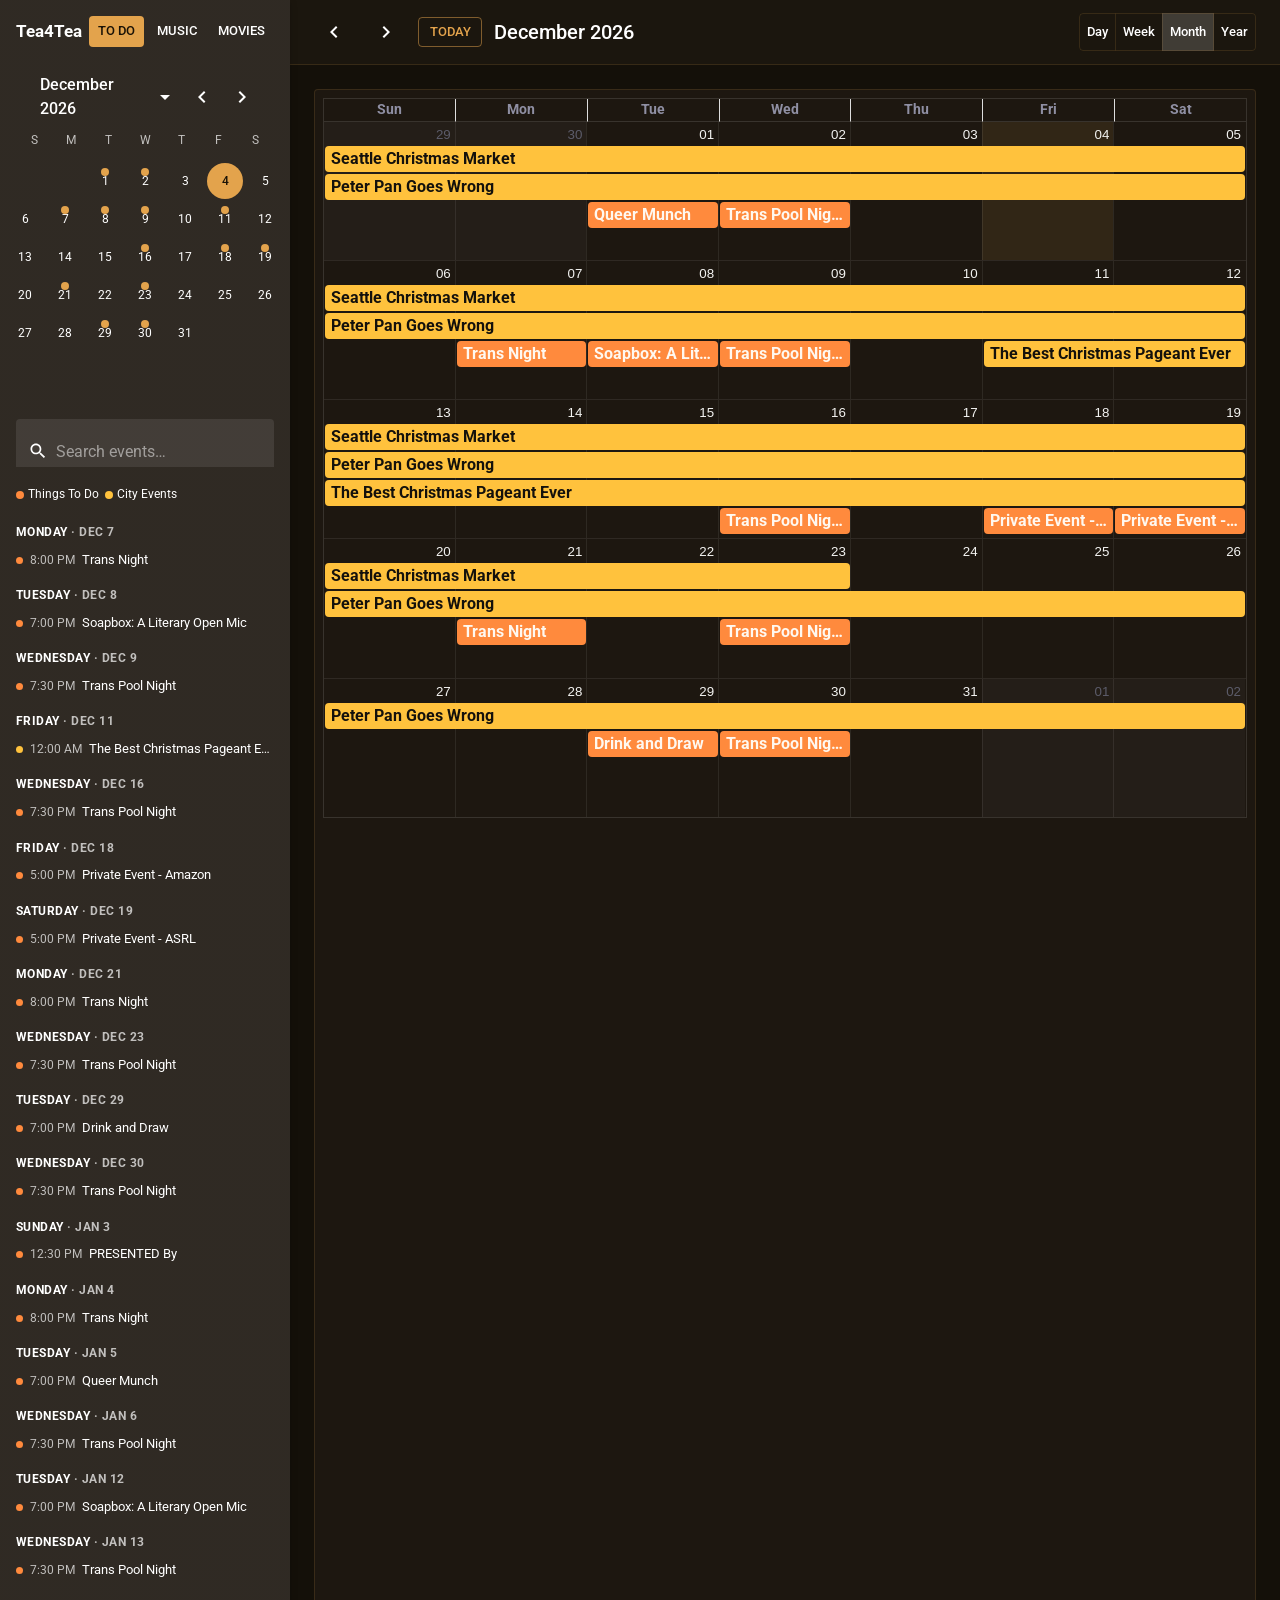
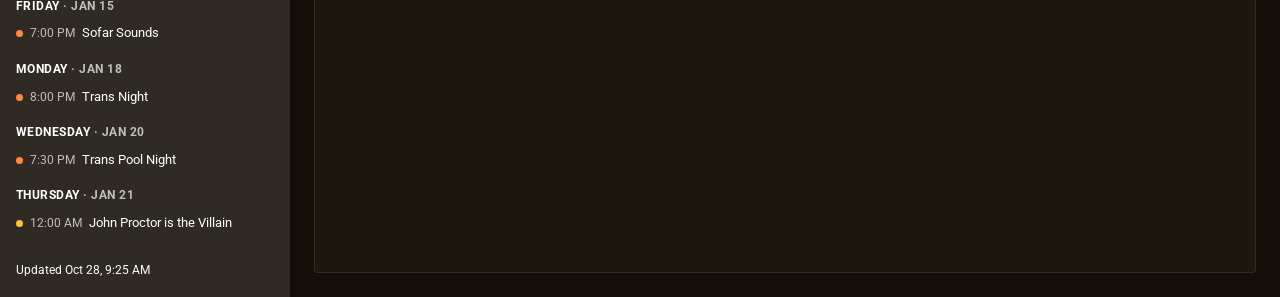
<file: index.html>
<!doctype html>
<html lang="en">
  <head>
    <meta charset="UTF-8" />
    <meta name="viewport" content="width=device-width, initial-scale=1.0" />
    <title>Tea4Tea Events</title>
    <script type="module" crossorigin src="/assets/main-D0Y644TR.js"></script>
    <link rel="modulepreload" crossorigin href="/assets/Root-CDqN8TWv.js">
    <link rel="stylesheet" crossorigin href="/assets/Root-DjnTw2kS.css">
  </head>
  <body>
    <div id="root"></div>
  </body>
</html>
</file>
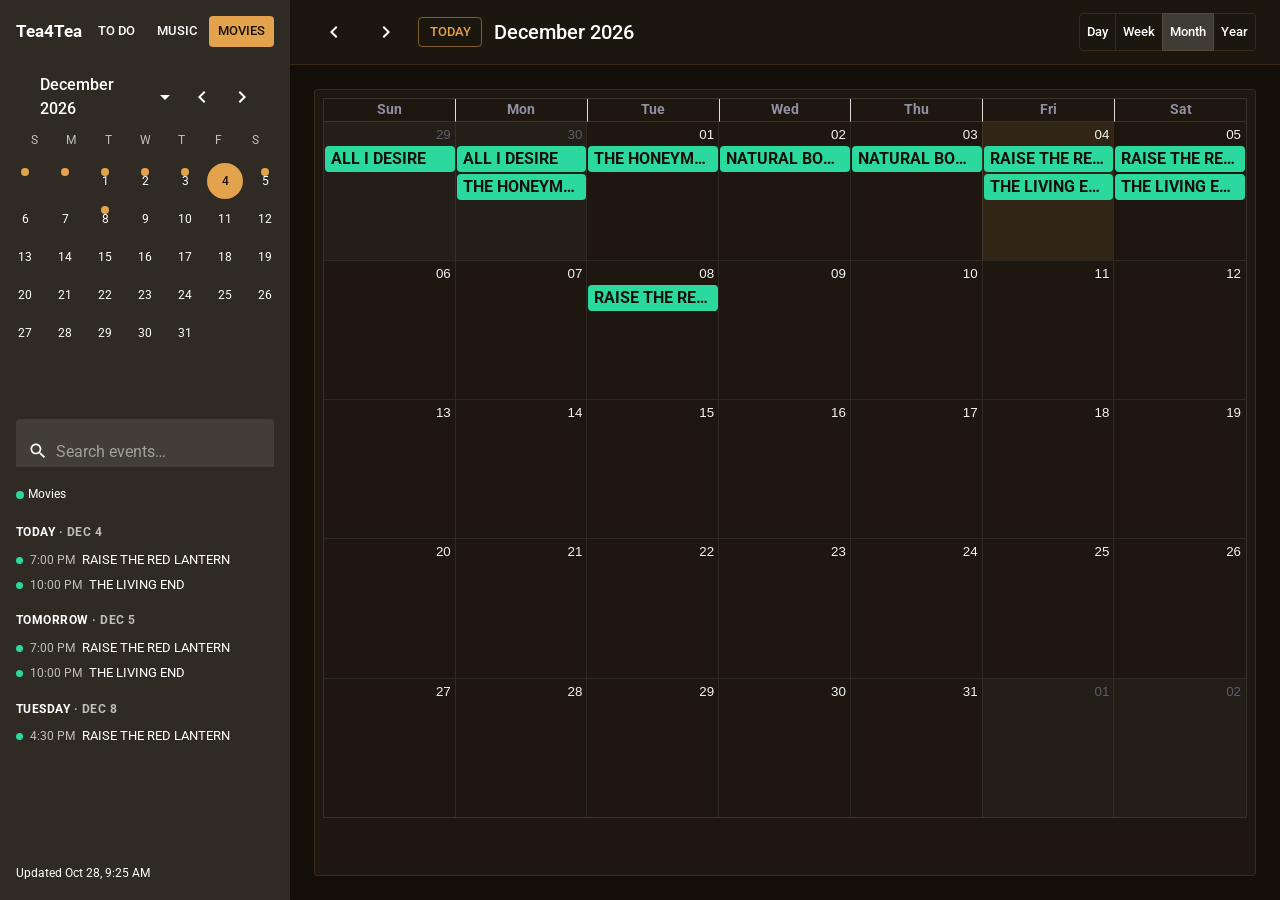
<file: movies.html>
<!doctype html>
<html lang="en">
  <head>
    <meta charset="UTF-8" />
    <meta name="viewport" content="width=device-width, initial-scale=1.0" />
    <title>Movies — Tea4Tea Events</title>
    <script type="module" crossorigin src="/assets/movies-DGJk0zDq.js"></script>
    <link rel="modulepreload" crossorigin href="/assets/Root-CDqN8TWv.js">
    <link rel="stylesheet" crossorigin href="/assets/Root-DjnTw2kS.css">
  </head>
  <body>
    <div id="root"></div>
  </body>
</html>
</file>
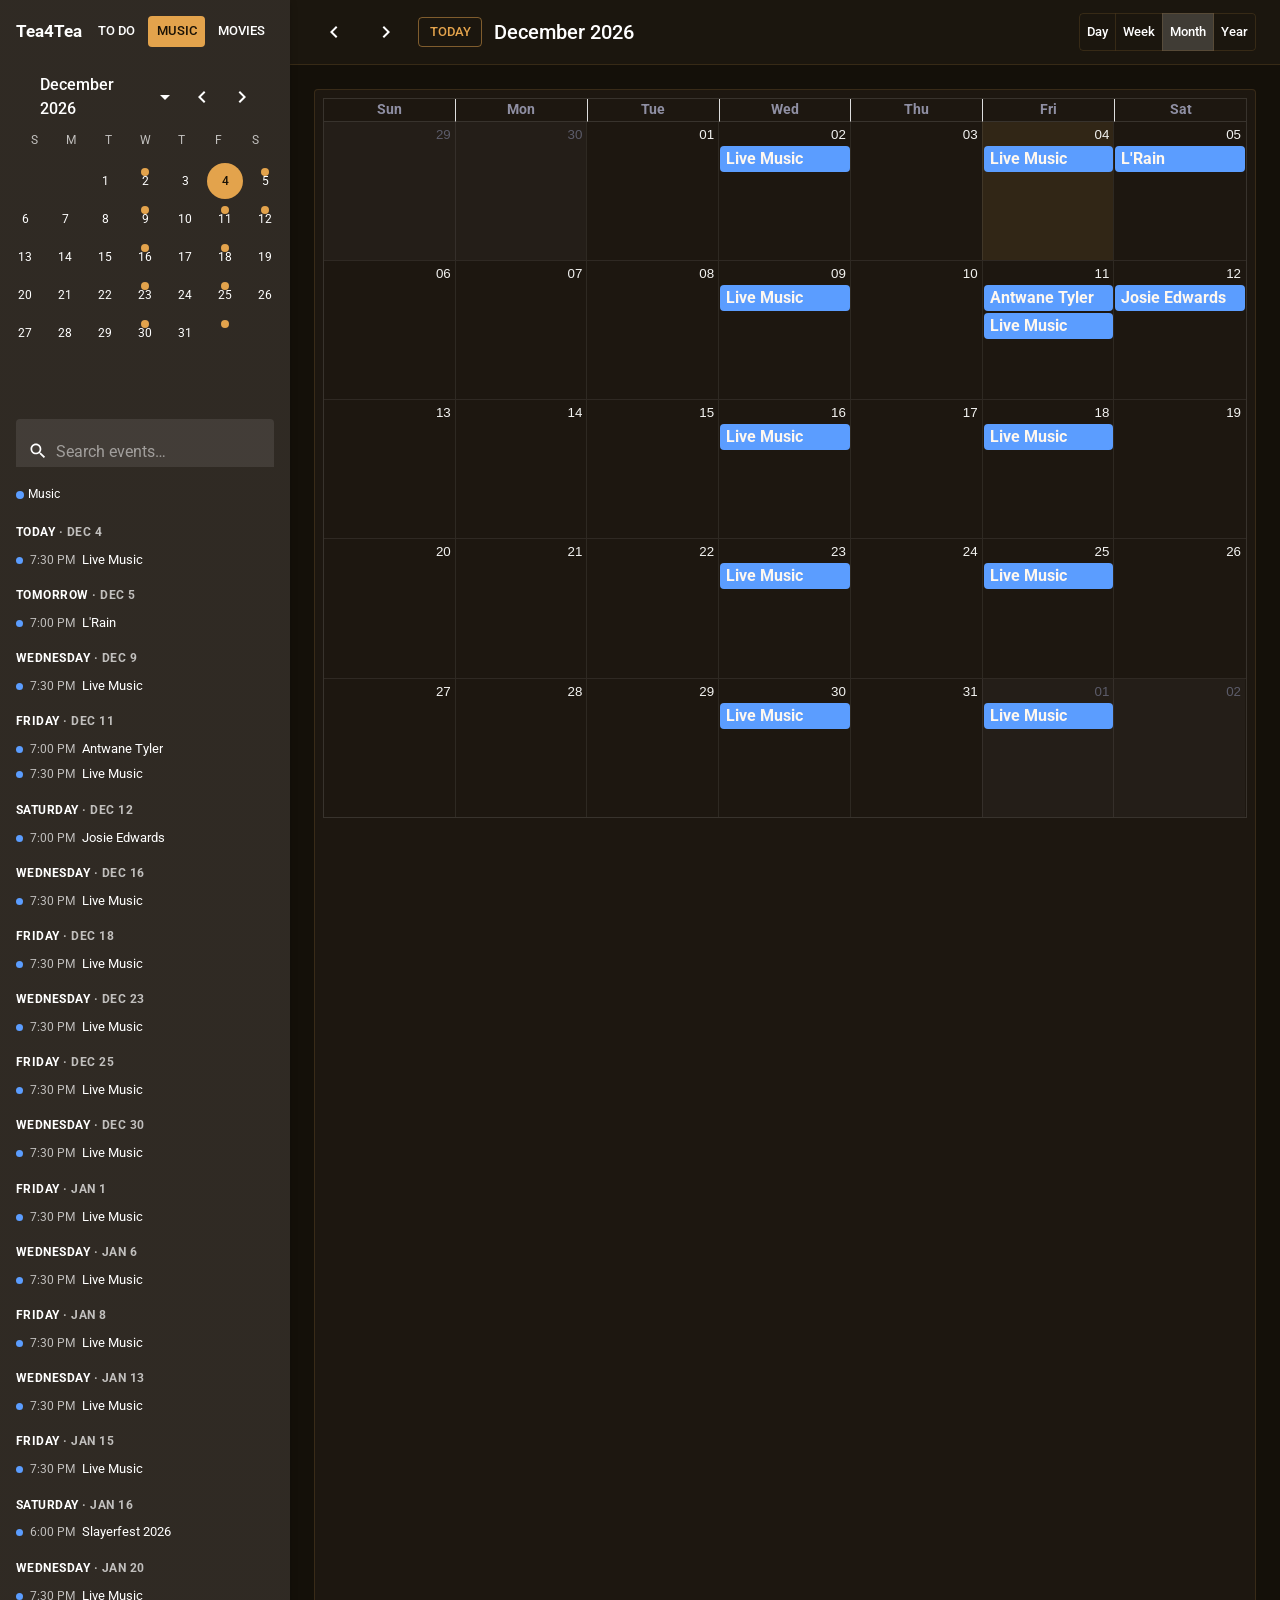
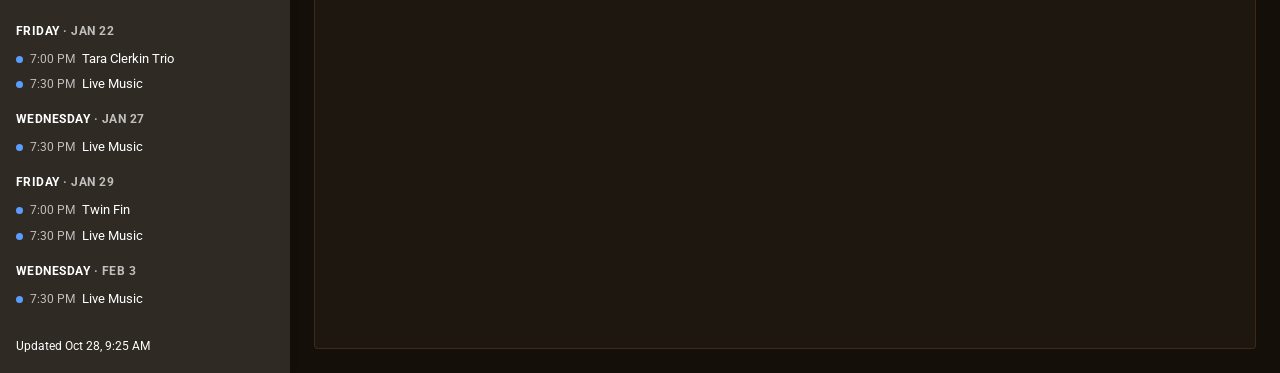
<file: music.html>
<!doctype html>
<html lang="en">
  <head>
    <meta charset="UTF-8" />
    <meta name="viewport" content="width=device-width, initial-scale=1.0" />
    <title>Music — Tea4Tea Events</title>
    <script type="module" crossorigin src="/assets/music-DNOjIAKl.js"></script>
    <link rel="modulepreload" crossorigin href="/assets/Root-CDqN8TWv.js">
    <link rel="stylesheet" crossorigin href="/assets/Root-DjnTw2kS.css">
  </head>
  <body>
    <div id="root"></div>
  </body>
</html>
</file>
<file: assets/Root-DjnTw2kS.css>
@font-face{font-family:Roboto;font-style:normal;font-display:swap;font-weight:300;src:url(/assets/roboto-cyrillic-ext-300-normal-DIxttMbC.woff2)format("woff2"),url(/assets/roboto-cyrillic-ext-300-normal-C0UYUNTV.woff)format("woff");unicode-range:U+460-52F,U+1C80-1C8A,U+20B4,U+2DE0-2DFF,U+A640-A69F,U+FE2E-FE2F}@font-face{font-family:Roboto;font-style:normal;font-display:swap;font-weight:300;src:url(/assets/roboto-cyrillic-300-normal-DzUz0kzv.woff2)format("woff2"),url(/assets/roboto-cyrillic-300-normal-D0x1uCa7.woff)format("woff");unicode-range:U+301,U+400-45F,U+490-491,U+4B0-4B1,U+2116}@font-face{font-family:Roboto;font-style:normal;font-display:swap;font-weight:300;src:url([data-uri])format("woff2"),url([data-uri])format("woff");unicode-range:U+1F??}@font-face{font-family:Roboto;font-style:normal;font-display:swap;font-weight:300;src:url(/assets/roboto-greek-300-normal-DJEM9B4Z.woff2)format("woff2"),url(/assets/roboto-greek-300-normal-xS8CB6LN.woff)format("woff");unicode-range:U+370-377,U+37A-37F,U+384-38A,U+38C,U+38E-3A1,U+3A3-3FF}@font-face{font-family:Roboto;font-style:normal;font-display:swap;font-weight:300;src:url(/assets/roboto-math-300-normal-5dF_7mZP.woff2)format("woff2"),url(/assets/roboto-math-300-normal-CkwMvXpj.woff)format("woff");unicode-range:U+302-303,U+305,U+307-308,U+310,U+312,U+315,U+31A,U+326-327,U+32C,U+32F-330,U+332-333,U+338,U+33A,U+346,U+34D,U+391-3A1,U+3A3-3A9,U+3B1-3C9,U+3D1,U+3D5-3D6,U+3F0-3F1,U+3F4-3F5,U+2016-2017,U+2034-2038,U+203C,U+2040,U+2043,U+2047,U+2050,U+2057,U+205F,U+2070-2071,U+2074-208E,U+2090-209C,U+20D0-20DC,U+20E1,U+20E5-20EF,U+2100-2112,U+2114-2115,U+2117-2121,U+2123-214F,U+2190,U+2192,U+2194-21AE,U+21B0-21E5,U+21F1-21F2,U+21F4-2211,U+2213-2214,U+2216-22FF,U+2308-230B,U+2310,U+2319,U+231C-2321,U+2336-237A,U+237C,U+2395,U+239B-23B7,U+23D0,U+23DC-23E1,U+2474-2475,U+25AF,U+25B3,U+25B7,U+25BD,U+25C1,U+25CA,U+25CC,U+25FB,U+266D-266F,U+27C0-27FF,U+2900-2AFF,U+2B0E-2B11,U+2B30-2B4C,U+2BFE,U+3030,U+FF5B,U+FF5D,U+1D400-1D7FF,U+1EE??}@font-face{font-family:Roboto;font-style:normal;font-display:swap;font-weight:300;src:url(/assets/roboto-symbols-300-normal-DDU7avhj.woff2)format("woff2"),url(/assets/roboto-symbols-300-normal-CBIeSvs3.woff)format("woff");unicode-range:U+1-C,U+E-1F,U+7F-9F,U+20DD-20E0,U+20E2-20E4,U+2150-218F,U+2190,U+2192,U+2194-2199,U+21AF,U+21E6-21F0,U+21F3,U+2218-2219,U+2299,U+22C4-22C6,U+2300-243F,U+2440-244A,U+2460-24FF,U+25A0-27BF,U+28??,U+2921-2922,U+2981,U+29BF,U+29EB,U+2B??,U+4DC0-4DFF,U+FFF9-FFFB,U+10140-1018E,U+10190-1019C,U+101A0,U+101D0-101FD,U+102E0-102FB,U+10E60-10E7E,U+1D2C0-1D2D3,U+1D2E0-1D37F,U+1F0??,U+1F100-1F1AD,U+1F1E6-1F1FF,U+1F30D-1F30F,U+1F315,U+1F31C,U+1F31E,U+1F320-1F32C,U+1F336,U+1F378,U+1F37D,U+1F382,U+1F393-1F39F,U+1F3A7-1F3A8,U+1F3AC-1F3AF,U+1F3C2,U+1F3C4-1F3C6,U+1F3CA-1F3CE,U+1F3D4-1F3E0,U+1F3ED,U+1F3F1-1F3F3,U+1F3F5-1F3F7,U+1F408,U+1F415,U+1F41F,U+1F426,U+1F43F,U+1F441-1F442,U+1F444,U+1F446-1F449,U+1F44C-1F44E,U+1F453,U+1F46A,U+1F47D,U+1F4A3,U+1F4B0,U+1F4B3,U+1F4B9,U+1F4BB,U+1F4BF,U+1F4C8-1F4CB,U+1F4D6,U+1F4DA,U+1F4DF,U+1F4E3-1F4E6,U+1F4EA-1F4ED,U+1F4F7,U+1F4F9-1F4FB,U+1F4FD-1F4FE,U+1F503,U+1F507-1F50B,U+1F50D,U+1F512-1F513,U+1F53E-1F54A,U+1F54F-1F5FA,U+1F610,U+1F650-1F67F,U+1F687,U+1F68D,U+1F691,U+1F694,U+1F698,U+1F6AD,U+1F6B2,U+1F6B9-1F6BA,U+1F6BC,U+1F6C6-1F6CF,U+1F6D3-1F6D7,U+1F6E0-1F6EA,U+1F6F0-1F6F3,U+1F6F7-1F6FC,U+1F7??,U+1F800-1F80B,U+1F810-1F847,U+1F850-1F859,U+1F860-1F887,U+1F890-1F8AD,U+1F8B0-1F8BB,U+1F8C0-1F8C1,U+1F900-1F90B,U+1F93B,U+1F946,U+1F984,U+1F996,U+1F9E9,U+1FA00-1FA6F,U+1FA70-1FA7C,U+1FA80-1FA89,U+1FA8F-1FAC6,U+1FACE-1FADC,U+1FADF-1FAE9,U+1FAF0-1FAF8,U+1FB??}@font-face{font-family:Roboto;font-style:normal;font-display:swap;font-weight:300;src:url(/assets/roboto-vietnamese-300-normal-BPvXm_f1.woff2)format("woff2"),url(/assets/roboto-vietnamese-300-normal-CYjuQheQ.woff)format("woff");unicode-range:U+102-103,U+110-111,U+128-129,U+168-169,U+1A0-1A1,U+1AF-1B0,U+300-301,U+303-304,U+308-309,U+323,U+329,U+1EA0-1EF9,U+20AB}@font-face{font-family:Roboto;font-style:normal;font-display:swap;font-weight:300;src:url(/assets/roboto-latin-ext-300-normal-B90pq-BC.woff2)format("woff2"),url(/assets/roboto-latin-ext-300-normal-B0-sTZUp.woff)format("woff");unicode-range:U+100-2BA,U+2BD-2C5,U+2C7-2CC,U+2CE-2D7,U+2DD-2FF,U+304,U+308,U+329,U+1D00-1DBF,U+1E00-1E9F,U+1EF2-1EFF,U+2020,U+20A0-20AB,U+20AD-20C0,U+2113,U+2C60-2C7F,U+A720-A7FF}@font-face{font-family:Roboto;font-style:normal;font-display:swap;font-weight:300;src:url(/assets/roboto-latin-300-normal-CCzlftfr.woff2)format("woff2"),url(/assets/roboto-latin-300-normal-Dqn3NW0Y.woff)format("woff");unicode-range:U+??,U+131,U+152-153,U+2BB-2BC,U+2C6,U+2DA,U+2DC,U+304,U+308,U+329,U+2000-206F,U+20AC,U+2122,U+2191,U+2193,U+2212,U+2215,U+FEFF,U+FFFD}@font-face{font-family:Roboto;font-style:normal;font-display:swap;font-weight:400;src:url(/assets/roboto-cyrillic-ext-400-normal-qHufge6k.woff2)format("woff2"),url(/assets/roboto-cyrillic-ext-400-normal-DhDk0Xwi.woff)format("woff");unicode-range:U+460-52F,U+1C80-1C8A,U+20B4,U+2DE0-2DFF,U+A640-A69F,U+FE2E-FE2F}@font-face{font-family:Roboto;font-style:normal;font-display:swap;font-weight:400;src:url(/assets/roboto-cyrillic-400-normal-CBPI_iaY.woff2)format("woff2"),url(/assets/roboto-cyrillic-400-normal-BepgbcUK.woff)format("woff");unicode-range:U+301,U+400-45F,U+490-491,U+4B0-4B1,U+2116}@font-face{font-family:Roboto;font-style:normal;font-display:swap;font-weight:400;src:url([data-uri])format("woff2"),url([data-uri])format("woff");unicode-range:U+1F??}@font-face{font-family:Roboto;font-style:normal;font-display:swap;font-weight:400;src:url(/assets/roboto-greek-400-normal-ai2Z1K3C.woff2)format("woff2"),url(/assets/roboto-greek-400-normal-D904r64h.woff)format("woff");unicode-range:U+370-377,U+37A-37F,U+384-38A,U+38C,U+38E-3A1,U+3A3-3FF}@font-face{font-family:Roboto;font-style:normal;font-display:swap;font-weight:400;src:url(/assets/roboto-math-400-normal-BEFej5gc.woff2)format("woff2"),url(/assets/roboto-math-400-normal-D6sS4O5l.woff)format("woff");unicode-range:U+302-303,U+305,U+307-308,U+310,U+312,U+315,U+31A,U+326-327,U+32C,U+32F-330,U+332-333,U+338,U+33A,U+346,U+34D,U+391-3A1,U+3A3-3A9,U+3B1-3C9,U+3D1,U+3D5-3D6,U+3F0-3F1,U+3F4-3F5,U+2016-2017,U+2034-2038,U+203C,U+2040,U+2043,U+2047,U+2050,U+2057,U+205F,U+2070-2071,U+2074-208E,U+2090-209C,U+20D0-20DC,U+20E1,U+20E5-20EF,U+2100-2112,U+2114-2115,U+2117-2121,U+2123-214F,U+2190,U+2192,U+2194-21AE,U+21B0-21E5,U+21F1-21F2,U+21F4-2211,U+2213-2214,U+2216-22FF,U+2308-230B,U+2310,U+2319,U+231C-2321,U+2336-237A,U+237C,U+2395,U+239B-23B7,U+23D0,U+23DC-23E1,U+2474-2475,U+25AF,U+25B3,U+25B7,U+25BD,U+25C1,U+25CA,U+25CC,U+25FB,U+266D-266F,U+27C0-27FF,U+2900-2AFF,U+2B0E-2B11,U+2B30-2B4C,U+2BFE,U+3030,U+FF5B,U+FF5D,U+1D400-1D7FF,U+1EE??}@font-face{font-family:Roboto;font-style:normal;font-display:swap;font-weight:400;src:url(/assets/roboto-symbols-400-normal-CB1Ce4Gk.woff2)format("woff2"),url(/assets/roboto-symbols-400-normal-C7tGlxgb.woff)format("woff");unicode-range:U+1-C,U+E-1F,U+7F-9F,U+20DD-20E0,U+20E2-20E4,U+2150-218F,U+2190,U+2192,U+2194-2199,U+21AF,U+21E6-21F0,U+21F3,U+2218-2219,U+2299,U+22C4-22C6,U+2300-243F,U+2440-244A,U+2460-24FF,U+25A0-27BF,U+28??,U+2921-2922,U+2981,U+29BF,U+29EB,U+2B??,U+4DC0-4DFF,U+FFF9-FFFB,U+10140-1018E,U+10190-1019C,U+101A0,U+101D0-101FD,U+102E0-102FB,U+10E60-10E7E,U+1D2C0-1D2D3,U+1D2E0-1D37F,U+1F0??,U+1F100-1F1AD,U+1F1E6-1F1FF,U+1F30D-1F30F,U+1F315,U+1F31C,U+1F31E,U+1F320-1F32C,U+1F336,U+1F378,U+1F37D,U+1F382,U+1F393-1F39F,U+1F3A7-1F3A8,U+1F3AC-1F3AF,U+1F3C2,U+1F3C4-1F3C6,U+1F3CA-1F3CE,U+1F3D4-1F3E0,U+1F3ED,U+1F3F1-1F3F3,U+1F3F5-1F3F7,U+1F408,U+1F415,U+1F41F,U+1F426,U+1F43F,U+1F441-1F442,U+1F444,U+1F446-1F449,U+1F44C-1F44E,U+1F453,U+1F46A,U+1F47D,U+1F4A3,U+1F4B0,U+1F4B3,U+1F4B9,U+1F4BB,U+1F4BF,U+1F4C8-1F4CB,U+1F4D6,U+1F4DA,U+1F4DF,U+1F4E3-1F4E6,U+1F4EA-1F4ED,U+1F4F7,U+1F4F9-1F4FB,U+1F4FD-1F4FE,U+1F503,U+1F507-1F50B,U+1F50D,U+1F512-1F513,U+1F53E-1F54A,U+1F54F-1F5FA,U+1F610,U+1F650-1F67F,U+1F687,U+1F68D,U+1F691,U+1F694,U+1F698,U+1F6AD,U+1F6B2,U+1F6B9-1F6BA,U+1F6BC,U+1F6C6-1F6CF,U+1F6D3-1F6D7,U+1F6E0-1F6EA,U+1F6F0-1F6F3,U+1F6F7-1F6FC,U+1F7??,U+1F800-1F80B,U+1F810-1F847,U+1F850-1F859,U+1F860-1F887,U+1F890-1F8AD,U+1F8B0-1F8BB,U+1F8C0-1F8C1,U+1F900-1F90B,U+1F93B,U+1F946,U+1F984,U+1F996,U+1F9E9,U+1FA00-1FA6F,U+1FA70-1FA7C,U+1FA80-1FA89,U+1FA8F-1FAC6,U+1FACE-1FADC,U+1FADF-1FAE9,U+1FAF0-1FAF8,U+1FB??}@font-face{font-family:Roboto;font-style:normal;font-display:swap;font-weight:400;src:url(/assets/roboto-vietnamese-400-normal-D2PTxGxD.woff2)format("woff2"),url(/assets/roboto-vietnamese-400-normal-Bf76hAzZ.woff)format("woff");unicode-range:U+102-103,U+110-111,U+128-129,U+168-169,U+1A0-1A1,U+1AF-1B0,U+300-301,U+303-304,U+308-309,U+323,U+329,U+1EA0-1EF9,U+20AB}@font-face{font-family:Roboto;font-style:normal;font-display:swap;font-weight:400;src:url(/assets/roboto-latin-ext-400-normal-C3tdtHj3.woff2)format("woff2"),url(/assets/roboto-latin-ext-400-normal-CIveymTr.woff)format("woff");unicode-range:U+100-2BA,U+2BD-2C5,U+2C7-2CC,U+2CE-2D7,U+2DD-2FF,U+304,U+308,U+329,U+1D00-1DBF,U+1E00-1E9F,U+1EF2-1EFF,U+2020,U+20A0-20AB,U+20AD-20C0,U+2113,U+2C60-2C7F,U+A720-A7FF}@font-face{font-family:Roboto;font-style:normal;font-display:swap;font-weight:400;src:url(/assets/roboto-latin-400-normal-BqEyEoaF.woff2)format("woff2"),url(/assets/roboto-latin-400-normal-D27F5sTu.woff)format("woff");unicode-range:U+??,U+131,U+152-153,U+2BB-2BC,U+2C6,U+2DA,U+2DC,U+304,U+308,U+329,U+2000-206F,U+20AC,U+2122,U+2191,U+2193,U+2212,U+2215,U+FEFF,U+FFFD}@font-face{font-family:Roboto;font-style:normal;font-display:swap;font-weight:500;src:url(/assets/roboto-cyrillic-ext-500-normal-BWC_xYeb.woff2)format("woff2"),url(/assets/roboto-cyrillic-ext-500-normal-SCgicl0l.woff)format("woff");unicode-range:U+460-52F,U+1C80-1C8A,U+20B4,U+2DE0-2DFF,U+A640-A69F,U+FE2E-FE2F}@font-face{font-family:Roboto;font-style:normal;font-display:swap;font-weight:500;src:url(/assets/roboto-cyrillic-500-normal-CLao9AfR.woff2)format("woff2"),url(/assets/roboto-cyrillic-500-normal-C8ZOEKN4.woff)format("woff");unicode-range:U+301,U+400-45F,U+490-491,U+4B0-4B1,U+2116}@font-face{font-family:Roboto;font-style:normal;font-display:swap;font-weight:500;src:url([data-uri])format("woff2"),url([data-uri])format("woff");unicode-range:U+1F??}@font-face{font-family:Roboto;font-style:normal;font-display:swap;font-weight:500;src:url(/assets/roboto-greek-500-normal-C9AnhcmC.woff2)format("woff2"),url(/assets/roboto-greek-500-normal-XBIQOowA.woff)format("woff");unicode-range:U+370-377,U+37A-37F,U+384-38A,U+38C,U+38E-3A1,U+3A3-3FF}@font-face{font-family:Roboto;font-style:normal;font-display:swap;font-weight:500;src:url(/assets/roboto-math-500-normal-C4NU9gLX.woff2)format("woff2"),url(/assets/roboto-math-500-normal-BNGXE_xU.woff)format("woff");unicode-range:U+302-303,U+305,U+307-308,U+310,U+312,U+315,U+31A,U+326-327,U+32C,U+32F-330,U+332-333,U+338,U+33A,U+346,U+34D,U+391-3A1,U+3A3-3A9,U+3B1-3C9,U+3D1,U+3D5-3D6,U+3F0-3F1,U+3F4-3F5,U+2016-2017,U+2034-2038,U+203C,U+2040,U+2043,U+2047,U+2050,U+2057,U+205F,U+2070-2071,U+2074-208E,U+2090-209C,U+20D0-20DC,U+20E1,U+20E5-20EF,U+2100-2112,U+2114-2115,U+2117-2121,U+2123-214F,U+2190,U+2192,U+2194-21AE,U+21B0-21E5,U+21F1-21F2,U+21F4-2211,U+2213-2214,U+2216-22FF,U+2308-230B,U+2310,U+2319,U+231C-2321,U+2336-237A,U+237C,U+2395,U+239B-23B7,U+23D0,U+23DC-23E1,U+2474-2475,U+25AF,U+25B3,U+25B7,U+25BD,U+25C1,U+25CA,U+25CC,U+25FB,U+266D-266F,U+27C0-27FF,U+2900-2AFF,U+2B0E-2B11,U+2B30-2B4C,U+2BFE,U+3030,U+FF5B,U+FF5D,U+1D400-1D7FF,U+1EE??}@font-face{font-family:Roboto;font-style:normal;font-display:swap;font-weight:500;src:url(/assets/roboto-symbols-500-normal-B_CZKVJS.woff2)format("woff2"),url(/assets/roboto-symbols-500-normal-DFnofPUt.woff)format("woff");unicode-range:U+1-C,U+E-1F,U+7F-9F,U+20DD-20E0,U+20E2-20E4,U+2150-218F,U+2190,U+2192,U+2194-2199,U+21AF,U+21E6-21F0,U+21F3,U+2218-2219,U+2299,U+22C4-22C6,U+2300-243F,U+2440-244A,U+2460-24FF,U+25A0-27BF,U+28??,U+2921-2922,U+2981,U+29BF,U+29EB,U+2B??,U+4DC0-4DFF,U+FFF9-FFFB,U+10140-1018E,U+10190-1019C,U+101A0,U+101D0-101FD,U+102E0-102FB,U+10E60-10E7E,U+1D2C0-1D2D3,U+1D2E0-1D37F,U+1F0??,U+1F100-1F1AD,U+1F1E6-1F1FF,U+1F30D-1F30F,U+1F315,U+1F31C,U+1F31E,U+1F320-1F32C,U+1F336,U+1F378,U+1F37D,U+1F382,U+1F393-1F39F,U+1F3A7-1F3A8,U+1F3AC-1F3AF,U+1F3C2,U+1F3C4-1F3C6,U+1F3CA-1F3CE,U+1F3D4-1F3E0,U+1F3ED,U+1F3F1-1F3F3,U+1F3F5-1F3F7,U+1F408,U+1F415,U+1F41F,U+1F426,U+1F43F,U+1F441-1F442,U+1F444,U+1F446-1F449,U+1F44C-1F44E,U+1F453,U+1F46A,U+1F47D,U+1F4A3,U+1F4B0,U+1F4B3,U+1F4B9,U+1F4BB,U+1F4BF,U+1F4C8-1F4CB,U+1F4D6,U+1F4DA,U+1F4DF,U+1F4E3-1F4E6,U+1F4EA-1F4ED,U+1F4F7,U+1F4F9-1F4FB,U+1F4FD-1F4FE,U+1F503,U+1F507-1F50B,U+1F50D,U+1F512-1F513,U+1F53E-1F54A,U+1F54F-1F5FA,U+1F610,U+1F650-1F67F,U+1F687,U+1F68D,U+1F691,U+1F694,U+1F698,U+1F6AD,U+1F6B2,U+1F6B9-1F6BA,U+1F6BC,U+1F6C6-1F6CF,U+1F6D3-1F6D7,U+1F6E0-1F6EA,U+1F6F0-1F6F3,U+1F6F7-1F6FC,U+1F7??,U+1F800-1F80B,U+1F810-1F847,U+1F850-1F859,U+1F860-1F887,U+1F890-1F8AD,U+1F8B0-1F8BB,U+1F8C0-1F8C1,U+1F900-1F90B,U+1F93B,U+1F946,U+1F984,U+1F996,U+1F9E9,U+1FA00-1FA6F,U+1FA70-1FA7C,U+1FA80-1FA89,U+1FA8F-1FAC6,U+1FACE-1FADC,U+1FADF-1FAE9,U+1FAF0-1FAF8,U+1FB??}@font-face{font-family:Roboto;font-style:normal;font-display:swap;font-weight:500;src:url(/assets/roboto-vietnamese-500-normal-B3ncpOoB.woff2)format("woff2"),url(/assets/roboto-vietnamese-500-normal-BgoYVz-9.woff)format("woff");unicode-range:U+102-103,U+110-111,U+128-129,U+168-169,U+1A0-1A1,U+1AF-1B0,U+300-301,U+303-304,U+308-309,U+323,U+329,U+1EA0-1EF9,U+20AB}@font-face{font-family:Roboto;font-style:normal;font-display:swap;font-weight:500;src:url(/assets/roboto-latin-ext-500-normal-pMCM9Ixg.woff2)format("woff2"),url(/assets/roboto-latin-ext-500-normal-C1cK9xmS.woff)format("woff");unicode-range:U+100-2BA,U+2BD-2C5,U+2C7-2CC,U+2CE-2D7,U+2DD-2FF,U+304,U+308,U+329,U+1D00-1DBF,U+1E00-1E9F,U+1EF2-1EFF,U+2020,U+20A0-20AB,U+20AD-20C0,U+2113,U+2C60-2C7F,U+A720-A7FF}@font-face{font-family:Roboto;font-style:normal;font-display:swap;font-weight:500;src:url(/assets/roboto-latin-500-normal-7RbcRiD8.woff2)format("woff2"),url(/assets/roboto-latin-500-normal-fsTFPL3E.woff)format("woff");unicode-range:U+??,U+131,U+152-153,U+2BB-2BC,U+2C6,U+2DA,U+2DC,U+304,U+308,U+329,U+2000-206F,U+20AC,U+2122,U+2191,U+2193,U+2212,U+2215,U+FEFF,U+FFFD}@font-face{font-family:Roboto;font-style:normal;font-display:swap;font-weight:700;src:url(/assets/roboto-cyrillic-ext-700-normal-DmFxo5wj.woff2)format("woff2"),url(/assets/roboto-cyrillic-ext-700-normal-BWOtdzfy.woff)format("woff");unicode-range:U+460-52F,U+1C80-1C8A,U+20B4,U+2DE0-2DFF,U+A640-A69F,U+FE2E-FE2F}@font-face{font-family:Roboto;font-style:normal;font-display:swap;font-weight:700;src:url(/assets/roboto-cyrillic-700-normal-C2o7G-SM.woff2)format("woff2"),url(/assets/roboto-cyrillic-700-normal-D8g9KsRf.woff)format("woff");unicode-range:U+301,U+400-45F,U+490-491,U+4B0-4B1,U+2116}@font-face{font-family:Roboto;font-style:normal;font-display:swap;font-weight:700;src:url([data-uri])format("woff2"),url([data-uri])format("woff");unicode-range:U+1F??}@font-face{font-family:Roboto;font-style:normal;font-display:swap;font-weight:700;src:url(/assets/roboto-greek-700-normal-0aHWxGLu.woff2)format("woff2"),url(/assets/roboto-greek-700-normal-xQsEWSIA.woff)format("woff");unicode-range:U+370-377,U+37A-37F,U+384-38A,U+38C,U+38E-3A1,U+3A3-3FF}@font-face{font-family:Roboto;font-style:normal;font-display:swap;font-weight:700;src:url(/assets/roboto-math-700-normal-B8YqGHVc.woff2)format("woff2"),url(/assets/roboto-math-700-normal-DbhUef31.woff)format("woff");unicode-range:U+302-303,U+305,U+307-308,U+310,U+312,U+315,U+31A,U+326-327,U+32C,U+32F-330,U+332-333,U+338,U+33A,U+346,U+34D,U+391-3A1,U+3A3-3A9,U+3B1-3C9,U+3D1,U+3D5-3D6,U+3F0-3F1,U+3F4-3F5,U+2016-2017,U+2034-2038,U+203C,U+2040,U+2043,U+2047,U+2050,U+2057,U+205F,U+2070-2071,U+2074-208E,U+2090-209C,U+20D0-20DC,U+20E1,U+20E5-20EF,U+2100-2112,U+2114-2115,U+2117-2121,U+2123-214F,U+2190,U+2192,U+2194-21AE,U+21B0-21E5,U+21F1-21F2,U+21F4-2211,U+2213-2214,U+2216-22FF,U+2308-230B,U+2310,U+2319,U+231C-2321,U+2336-237A,U+237C,U+2395,U+239B-23B7,U+23D0,U+23DC-23E1,U+2474-2475,U+25AF,U+25B3,U+25B7,U+25BD,U+25C1,U+25CA,U+25CC,U+25FB,U+266D-266F,U+27C0-27FF,U+2900-2AFF,U+2B0E-2B11,U+2B30-2B4C,U+2BFE,U+3030,U+FF5B,U+FF5D,U+1D400-1D7FF,U+1EE??}@font-face{font-family:Roboto;font-style:normal;font-display:swap;font-weight:700;src:url(/assets/roboto-symbols-700-normal-BiFDindJ.woff2)format("woff2"),url(/assets/roboto-symbols-700-normal-C59U6HqI.woff)format("woff");unicode-range:U+1-C,U+E-1F,U+7F-9F,U+20DD-20E0,U+20E2-20E4,U+2150-218F,U+2190,U+2192,U+2194-2199,U+21AF,U+21E6-21F0,U+21F3,U+2218-2219,U+2299,U+22C4-22C6,U+2300-243F,U+2440-244A,U+2460-24FF,U+25A0-27BF,U+28??,U+2921-2922,U+2981,U+29BF,U+29EB,U+2B??,U+4DC0-4DFF,U+FFF9-FFFB,U+10140-1018E,U+10190-1019C,U+101A0,U+101D0-101FD,U+102E0-102FB,U+10E60-10E7E,U+1D2C0-1D2D3,U+1D2E0-1D37F,U+1F0??,U+1F100-1F1AD,U+1F1E6-1F1FF,U+1F30D-1F30F,U+1F315,U+1F31C,U+1F31E,U+1F320-1F32C,U+1F336,U+1F378,U+1F37D,U+1F382,U+1F393-1F39F,U+1F3A7-1F3A8,U+1F3AC-1F3AF,U+1F3C2,U+1F3C4-1F3C6,U+1F3CA-1F3CE,U+1F3D4-1F3E0,U+1F3ED,U+1F3F1-1F3F3,U+1F3F5-1F3F7,U+1F408,U+1F415,U+1F41F,U+1F426,U+1F43F,U+1F441-1F442,U+1F444,U+1F446-1F449,U+1F44C-1F44E,U+1F453,U+1F46A,U+1F47D,U+1F4A3,U+1F4B0,U+1F4B3,U+1F4B9,U+1F4BB,U+1F4BF,U+1F4C8-1F4CB,U+1F4D6,U+1F4DA,U+1F4DF,U+1F4E3-1F4E6,U+1F4EA-1F4ED,U+1F4F7,U+1F4F9-1F4FB,U+1F4FD-1F4FE,U+1F503,U+1F507-1F50B,U+1F50D,U+1F512-1F513,U+1F53E-1F54A,U+1F54F-1F5FA,U+1F610,U+1F650-1F67F,U+1F687,U+1F68D,U+1F691,U+1F694,U+1F698,U+1F6AD,U+1F6B2,U+1F6B9-1F6BA,U+1F6BC,U+1F6C6-1F6CF,U+1F6D3-1F6D7,U+1F6E0-1F6EA,U+1F6F0-1F6F3,U+1F6F7-1F6FC,U+1F7??,U+1F800-1F80B,U+1F810-1F847,U+1F850-1F859,U+1F860-1F887,U+1F890-1F8AD,U+1F8B0-1F8BB,U+1F8C0-1F8C1,U+1F900-1F90B,U+1F93B,U+1F946,U+1F984,U+1F996,U+1F9E9,U+1FA00-1FA6F,U+1FA70-1FA7C,U+1FA80-1FA89,U+1FA8F-1FAC6,U+1FACE-1FADC,U+1FADF-1FAE9,U+1FAF0-1FAF8,U+1FB??}@font-face{font-family:Roboto;font-style:normal;font-display:swap;font-weight:700;src:url(/assets/roboto-vietnamese-700-normal-BEVeWqJt.woff2)format("woff2"),url(/assets/roboto-vietnamese-700-normal-kpkdMgbf.woff)format("woff");unicode-range:U+102-103,U+110-111,U+128-129,U+168-169,U+1A0-1A1,U+1AF-1B0,U+300-301,U+303-304,U+308-309,U+323,U+329,U+1EA0-1EF9,U+20AB}@font-face{font-family:Roboto;font-style:normal;font-display:swap;font-weight:700;src:url(/assets/roboto-latin-ext-700-normal-DSBUz0N1.woff2)format("woff2"),url(/assets/roboto-latin-ext-700-normal-BDePAh3g.woff)format("woff");unicode-range:U+100-2BA,U+2BD-2C5,U+2C7-2CC,U+2CE-2D7,U+2DD-2FF,U+304,U+308,U+329,U+1D00-1DBF,U+1E00-1E9F,U+1EF2-1EFF,U+2020,U+20A0-20AB,U+20AD-20C0,U+2113,U+2C60-2C7F,U+A720-A7FF}@font-face{font-family:Roboto;font-style:normal;font-display:swap;font-weight:700;src:url(/assets/roboto-latin-700-normal-BZpUvMxY.woff2)format("woff2"),url(/assets/roboto-latin-700-normal-YuyVweIx.woff)format("woff");unicode-range:U+??,U+131,U+152-153,U+2BB-2BC,U+2C6,U+2DA,U+2DC,U+304,U+308,U+329,U+2000-206F,U+20AC,U+2122,U+2191,U+2193,U+2212,U+2215,U+FEFF,U+FFFD}.rbc-btn{color:inherit;font:inherit;margin:0}button.rbc-btn{text-transform:none;appearance:button;cursor:pointer;overflow:visible}button[disabled].rbc-btn{cursor:not-allowed}button.rbc-input::-moz-focus-inner{border:0;padding:0}.rbc-toolbar{flex-wrap:wrap;justify-content:center;align-items:center;margin-bottom:10px;font-size:16px;display:flex}.rbc-toolbar .rbc-toolbar-label{text-align:center;flex-grow:1;padding:0 10px}.rbc-toolbar button{color:#373a3c;text-align:center;vertical-align:middle;white-space:nowrap;background:0 0;border:1px solid #ccc;border-radius:4px;margin:0;padding:.375rem 1rem;line-height:normal;display:inline-block}.rbc-toolbar button:active,.rbc-toolbar button.rbc-active{background-color:#e6e6e6;background-image:none;border-color:#adadad;box-shadow:inset 0 3px 5px #00000020}.rbc-toolbar button:active:hover,.rbc-toolbar button:active:focus,.rbc-toolbar button.rbc-active:hover,.rbc-toolbar button.rbc-active:focus{color:#373a3c;background-color:#d4d4d4;border-color:#8c8c8c}.rbc-toolbar button:focus{color:#373a3c;background-color:#e6e6e6;border-color:#adadad}.rbc-toolbar button:hover{color:#373a3c;cursor:pointer;background-color:#e6e6e6;border-color:#adadad}.rbc-btn-group{white-space:nowrap;display:inline-block}.rbc-btn-group>button:first-child:not(:last-child){border-top-right-radius:0;border-bottom-right-radius:0}.rbc-btn-group>button:last-child:not(:first-child){border-top-left-radius:0;border-bottom-left-radius:0}.rbc-rtl .rbc-btn-group>button:first-child:not(:last-child){border-radius:0 4px 4px 0}.rbc-rtl .rbc-btn-group>button:last-child:not(:first-child){border-radius:4px 0 0 4px}.rbc-btn-group>button:not(:first-child):not(:last-child){border-radius:0}.rbc-btn-group button+button{margin-left:-1px}.rbc-rtl .rbc-btn-group button+button{margin-left:0;margin-right:-1px}.rbc-btn-group+.rbc-btn-group,.rbc-btn-group+button{margin-left:10px}@media (width<=767px){.rbc-toolbar{flex-direction:column}}.rbc-event{box-sizing:border-box;-webkit-box-shadow:none;box-shadow:none;color:#fff;cursor:pointer;text-align:left;background-color:#3174ad;border:none;border-radius:5px;width:100%;margin:0;padding:2px 5px}.rbc-slot-selecting .rbc-event{cursor:inherit;pointer-events:none}.rbc-event.rbc-selected{background-color:#265985}.rbc-event:focus{outline:5px auto #3b99fc}.rbc-event-label{text-overflow:ellipsis;white-space:nowrap;font-size:80%;display:block;overflow:hidden}.rbc-event-overlaps{box-shadow:-1px 1px 5px #33333380}.rbc-event-continues-prior{border-top-left-radius:0;border-bottom-left-radius:0}.rbc-event-continues-after{border-top-right-radius:0;border-bottom-right-radius:0}.rbc-event-continues-earlier{border-top-left-radius:0;border-top-right-radius:0}.rbc-event-continues-later{border-bottom-right-radius:0;border-bottom-left-radius:0}.rbc-row{flex-direction:row;display:flex}.rbc-row-segment{padding:0 1px 1px}.rbc-row-segment .rbc-event-content{text-overflow:ellipsis;white-space:nowrap;display:block;overflow:hidden}.rbc-selected-cell{background-color:#0000001a}.rbc-show-more{text-overflow:ellipsis;white-space:nowrap;z-index:4;color:#3174ad;background-color:#ffffff4d;height:auto;font-size:85%;font-weight:700;line-height:normal;display:block;overflow:hidden}.rbc-show-more:hover,.rbc-show-more:focus{color:#265985}.rbc-month-view{-webkit-user-select:none;user-select:none;border:1px solid #ddd;flex-direction:column;flex:1 0 0;width:100%;height:100%;display:flex;position:relative}.rbc-month-header{flex-direction:row;display:flex}.rbc-month-row{flex-direction:column;flex:1 0 0;height:100%;display:flex;position:relative;overflow:hidden}.rbc-month-row+.rbc-month-row{border-top:1px solid #ddd}.rbc-date-cell{text-align:right;flex:1 1 0;min-width:0;padding-right:5px}.rbc-date-cell.rbc-now{font-weight:700}.rbc-date-cell>a,.rbc-date-cell>a:active,.rbc-date-cell>a:visited{color:inherit;text-decoration:none}.rbc-row-bg{flex-direction:row;flex:1 0 0;display:flex;position:absolute;inset:0 1px 0 0;overflow:hidden}.rbc-day-bg{flex:1 0}.rbc-day-bg+.rbc-day-bg{border-left:1px solid #ddd}.rbc-rtl .rbc-day-bg+.rbc-day-bg{border-left-width:0;border-right:1px solid #ddd}.rbc-overlay{z-index:5;background-color:#fff;border:1px solid #e5e5e5;padding:10px;position:absolute;box-shadow:0 5px 15px #00000040}.rbc-overlay>*+*{margin-top:1px}.rbc-overlay-header{border-bottom:1px solid #e5e5e5;margin:-10px -10px 5px;padding:2px 10px}.rbc-agenda-view{flex-direction:column;flex:1 0 0;display:flex;overflow:auto}.rbc-agenda-view table.rbc-agenda-table{border-spacing:0;border-collapse:collapse;border:1px solid #ddd;width:100%}.rbc-agenda-view table.rbc-agenda-table tbody>tr>td{vertical-align:top;padding:5px 10px}.rbc-agenda-view table.rbc-agenda-table .rbc-agenda-time-cell{text-transform:lowercase;padding-left:15px;padding-right:15px}.rbc-agenda-view table.rbc-agenda-table tbody>tr>td+td{border-left:1px solid #ddd}.rbc-rtl .rbc-agenda-view table.rbc-agenda-table tbody>tr>td+td{border-left-width:0;border-right:1px solid #ddd}.rbc-agenda-view table.rbc-agenda-table tbody>tr+tr{border-top:1px solid #ddd}.rbc-agenda-view table.rbc-agenda-table thead>tr>th{text-align:left;border-bottom:1px solid #ddd;padding:3px 5px}.rbc-rtl .rbc-agenda-view table.rbc-agenda-table thead>tr>th{text-align:right}.rbc-agenda-time-cell{text-transform:lowercase}.rbc-agenda-time-cell .rbc-continues-after:after{content:" »"}.rbc-agenda-time-cell .rbc-continues-prior:before{content:"« "}.rbc-agenda-date-cell,.rbc-agenda-time-cell{white-space:nowrap}.rbc-agenda-event-cell{width:100%}.rbc-time-column{flex-direction:column;min-height:100%;display:flex}.rbc-time-column .rbc-timeslot-group{flex:1}.rbc-timeslot-group{border-bottom:1px solid #ddd;flex-flow:column;min-height:40px;display:flex}.rbc-time-gutter,.rbc-header-gutter{flex:none}.rbc-label{padding:0 5px}.rbc-day-slot{position:relative}.rbc-day-slot .rbc-events-container{margin-right:10px;position:absolute;inset:0}.rbc-day-slot .rbc-events-container.rbc-rtl{left:10px;right:0}.rbc-day-slot .rbc-event,.rbc-day-slot .rbc-background-event{border:1px solid #265985;flex-flow:column wrap;align-items:flex-start;min-height:20px;max-height:100%;display:flex;position:absolute;overflow:hidden}.rbc-day-slot .rbc-background-event{opacity:.75}.rbc-day-slot .rbc-event-label{flex:none;width:auto;padding-right:5px}.rbc-day-slot .rbc-event-content{word-wrap:break-word;flex:1 1 0;width:100%;height:100%;min-height:1em;line-height:1}.rbc-day-slot .rbc-time-slot{border-top:1px solid #f7f7f7}.rbc-time-view-resources .rbc-time-gutter,.rbc-time-view-resources .rbc-time-header-gutter{z-index:10;background-color:#fff;border-right:1px solid #ddd;margin-right:-1px;position:sticky;left:0}.rbc-time-view-resources .rbc-time-header{overflow:hidden}.rbc-time-view-resources .rbc-time-header-content{flex:1 0 0;min-width:auto}.rbc-time-view-resources .rbc-time-header-cell-single-day{display:none}.rbc-time-view-resources .rbc-day-slot{min-width:140px}.rbc-time-view-resources .rbc-header,.rbc-time-view-resources .rbc-day-bg{flex:1 1 0;width:140px}.rbc-time-header-content+.rbc-time-header-content{margin-left:-1px}.rbc-time-slot{flex:1 0 0}.rbc-time-slot.rbc-now{font-weight:700}.rbc-day-header{text-align:center}.rbc-slot-selection{z-index:10;color:#fff;background-color:#00000080;width:100%;padding:3px;font-size:75%;position:absolute}.rbc-slot-selecting{cursor:move}.rbc-time-view{border:1px solid #ddd;flex-direction:column;flex:1;width:100%;min-height:0;display:flex}.rbc-time-view .rbc-time-gutter{white-space:nowrap;text-align:right}.rbc-time-view .rbc-allday-cell{box-sizing:content-box;width:100%;height:100%;position:relative}.rbc-time-view .rbc-allday-cell+.rbc-allday-cell{border-left:1px solid #ddd}.rbc-time-view .rbc-allday-events{z-index:4;position:relative}.rbc-time-view .rbc-row{box-sizing:border-box;min-height:20px}.rbc-time-header{flex-direction:row;flex:none;display:flex}.rbc-time-header.rbc-overflowing{border-right:1px solid #ddd}.rbc-rtl .rbc-time-header.rbc-overflowing{border-left:1px solid #ddd;border-right-width:0}.rbc-time-header>.rbc-row:first-child,.rbc-time-header>.rbc-row.rbc-row-resource{border-bottom:1px solid #ddd}.rbc-time-header-cell-single-day{display:none}.rbc-time-header-content{border-left:1px solid #ddd;flex-direction:column;flex:1;min-width:0;display:flex}.rbc-rtl .rbc-time-header-content{border-left-width:0;border-right:1px solid #ddd}.rbc-time-header-content>.rbc-row.rbc-row-resource{border-bottom:1px solid #ddd;flex-shrink:0}.rbc-time-content{border-top:2px solid #ddd;flex:1 0;align-items:flex-start;width:100%;display:flex;position:relative;overflow-y:auto}.rbc-time-content>.rbc-time-gutter{flex:none}.rbc-time-content>*+*>*{border-left:1px solid #ddd}.rbc-rtl .rbc-time-content>*+*>*{border-left-width:0;border-right:1px solid #ddd}.rbc-time-content>.rbc-day-slot{-webkit-user-select:none;user-select:none;width:100%}.rbc-current-time-indicator{z-index:3;pointer-events:none;background-color:#74ad31;height:1px;position:absolute;left:0;right:0}.rbc-resource-grouping.rbc-time-header-content{flex-direction:column;display:flex}.rbc-resource-grouping .rbc-row .rbc-header{width:141px}.rbc-calendar{box-sizing:border-box;flex-direction:column;align-items:stretch;height:100%;display:flex}.rbc-m-b-negative-3{margin-bottom:-3px}.rbc-h-full{height:100%}.rbc-calendar *,.rbc-calendar :before,.rbc-calendar :after{-webkit-box-sizing:inherit;box-sizing:inherit}.rbc-abs-full{position:absolute;inset:0;overflow:hidden}.rbc-ellipsis{text-overflow:ellipsis;white-space:nowrap;display:block;overflow:hidden}.rbc-rtl{direction:rtl}.rbc-header{text-overflow:ellipsis;white-space:nowrap;text-align:center;vertical-align:middle;border-bottom:1px solid #ddd;flex:1 0;min-height:0;padding:0 3px;font-size:90%;font-weight:700;overflow:hidden}.rbc-header+.rbc-header{border-left:1px solid #ddd}.rbc-rtl .rbc-header+.rbc-header{border-left-width:0;border-right:1px solid #ddd}.rbc-header>a,.rbc-header>a:active,.rbc-header>a:visited{color:inherit;text-decoration:none}.rbc-button-link{color:inherit;cursor:pointer;-webkit-user-select:text;user-select:text;background:0 0;border:none;margin:0;padding:0}.rbc-row-content{-webkit-user-select:none;user-select:none;z-index:4;position:relative}.rbc-row-content-scrollable{flex-direction:column;height:100%;display:flex}.rbc-row-content-scrollable .rbc-row-content-scroll-container{-ms-overflow-style:none;scrollbar-width:none;height:100%;overflow-y:scroll}.rbc-row-content-scrollable .rbc-row-content-scroll-container::-webkit-scrollbar{display:none}.rbc-today{background-color:#eaf6ff}.rbc-calendar{color:#f3f3f1}.rbc-month-view,.rbc-time-view,.rbc-agenda-view{border-color:#ffffff1f}.rbc-header,.rbc-time-header-content,.rbc-time-header.rbc-overflowing{color:#8f8fa3;border-color:#ffffff1f}.rbc-month-row+.rbc-month-row,.rbc-day-bg+.rbc-day-bg,.rbc-time-content>*+*>*,.rbc-timeslot-group,.rbc-time-content,.rbc-time-gutter,.rbc-day-slot .rbc-time-slot{border-color:#ffffff14}.rbc-off-range-bg{background:#ffffff08}.rbc-off-range{color:#5c5c6a}.rbc-today{background:#e3a34c1a}.rbc-label{color:#8f8fa3}.rbc-show-more{color:#e3a34c;background:0 0;margin-top:2px;font-weight:600;display:block}.rbc-event{border:none;border-radius:4px;margin-bottom:1px;padding:1px 6px}.rbc-event.rbc-selected{box-shadow:inset 0 0 0 2px #ffffff59}.rbc-event:focus{outline-offset:1px;outline:2px solid #e3a34c}.rbc-day-slot .rbc-event,.rbc-day-slot .rbc-background-event{border:none}.rbc-current-time-indicator{background-color:#e34948}.rbc-allday-cell{border-color:#ffffff14}.rbc-overlay{color:#f3f3f1;background:#1e1e28;border-color:#ffffff1f}.rbc-overlay-header{border-color:#ffffff1f}@media (width<=600px){.rbc-event{padding:1px 4px;font-size:.68rem}.rbc-date-cell{padding:2px 3px;font-size:.72rem}.rbc-show-more{font-size:.68rem}}
</file>
